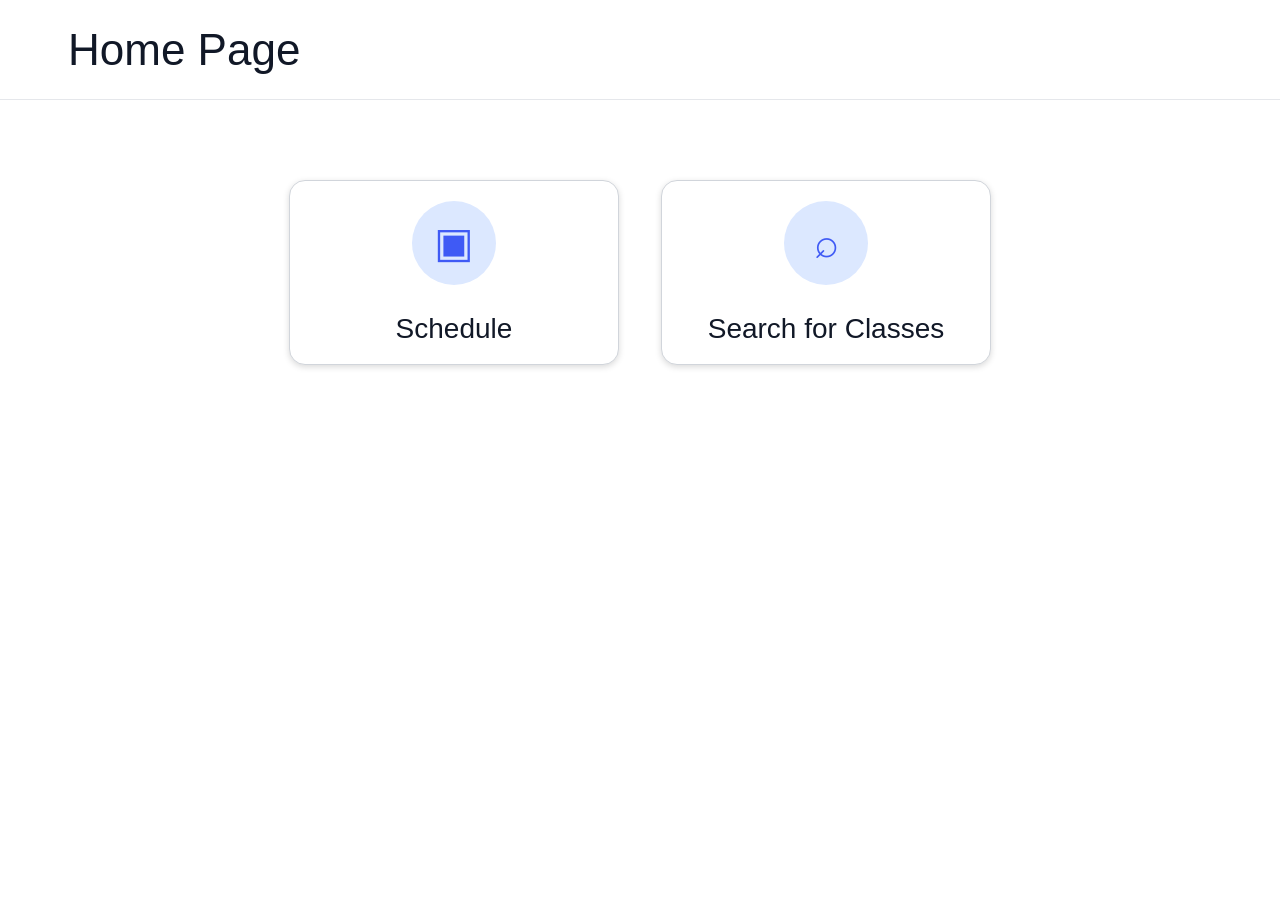
<file: index.html>
<!DOCTYPE html>
<html lang="en">
<head>
  <meta charset="UTF-8" />
  <meta name="viewport" content="width=device-width, initial-scale=1.0" />
  <title>Home Page</title>
  <link rel="stylesheet" href="home.css" />
</head>
<body>
  <header class="top-bar">
    <h1>Home Page</h1>
  </header>

  <main class="home-page">
    <section class="home-options">
      <a class="home-card" href="schedule.html">
        <div class="icon-circle">
          <span class="card-icon">▣</span>
        </div>
        <p>Schedule</p>
      </a>

      <a class="home-card" href="search.html">
        <div class="icon-circle">
          <span class="card-icon">⌕</span>
        </div>
        <p>Search for Classes</p>
      </a>
    </section>
  </main>
</body>
</html>
</file>
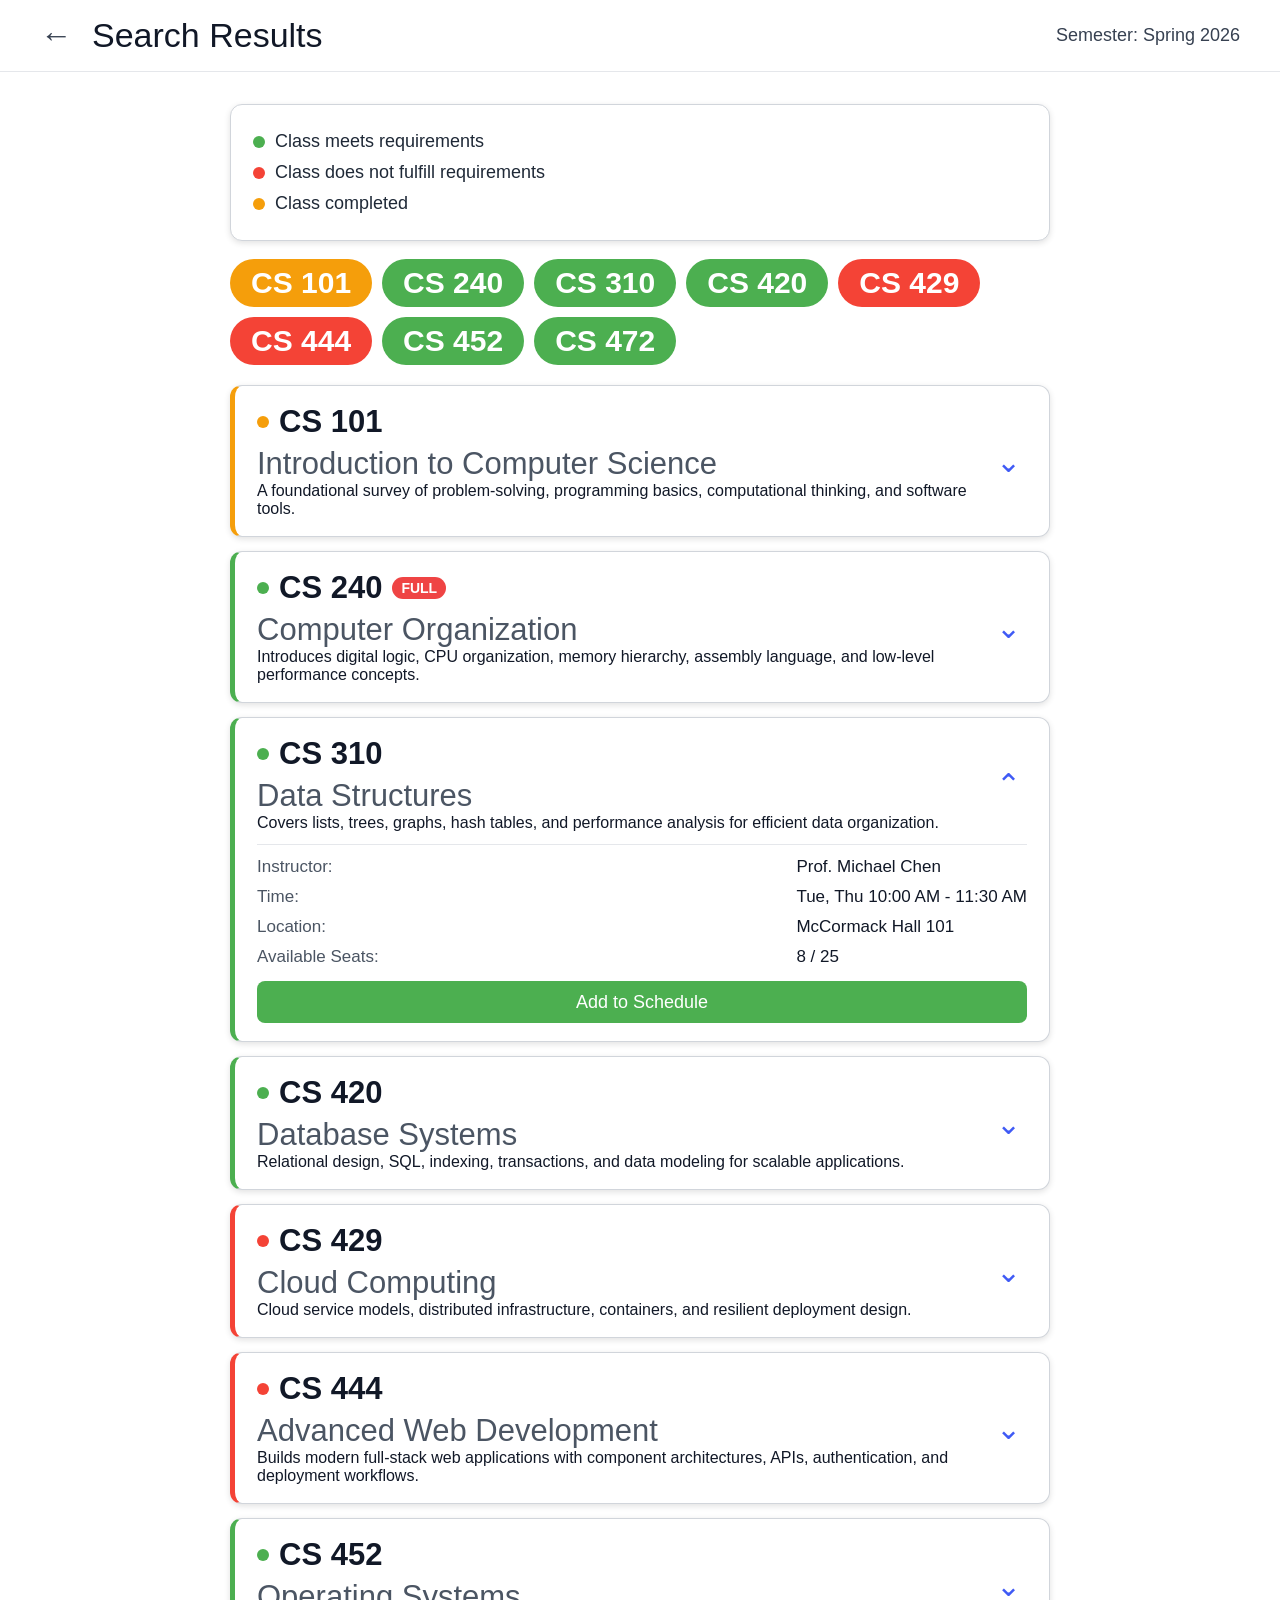
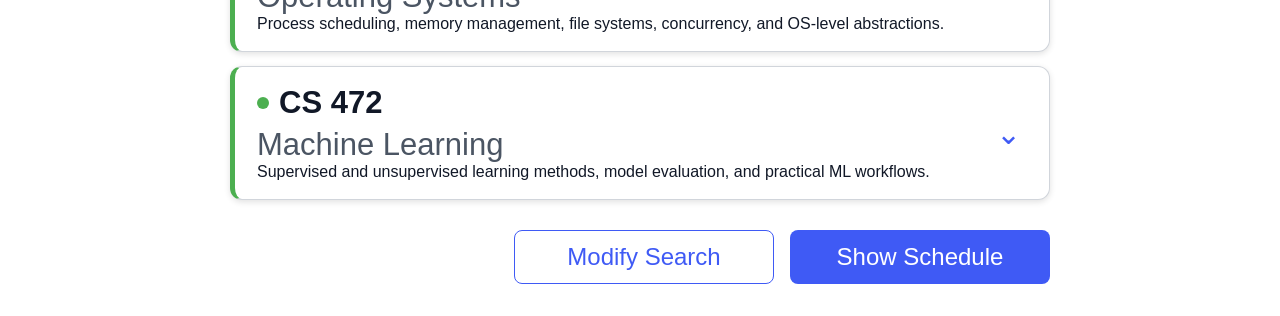
<file: results.html>
<!DOCTYPE html>
<html lang="en">
<head>
  <meta charset="UTF-8" />
  <meta name="viewport" content="width=device-width, initial-scale=1.0" />
  <title>Search Results</title>
  <link rel="stylesheet" href="results.css" />
</head>
<body>
  <header class="top-bar">
    <a class="back-link" href="search.html">←</a>
    <h1>Search Results</h1>
    <p class="semester">Semester: Spring 2026</p>
  </header>

  <main class="results-page">
    <section class="legend-card">
      <p><span class="dot green"></span>Class meets requirements</p>
      <p><span class="dot red"></span>Class does not fulfill requirements</p>
      <p><span class="dot orange"></span>Class completed</p>
    </section>

    <section id="chipRow" class="chip-row"></section>
    <section id="resultsList" class="results-list"></section>

    <section class="bottom-actions">
      <a class="outline-button" href="search.html">Modify Search</a>
      <a class="primary-button" href="schedule.html">Show Schedule</a>
    </section>
  </main>

  <script src="results.js"></script>
</body>
</html>
</file>
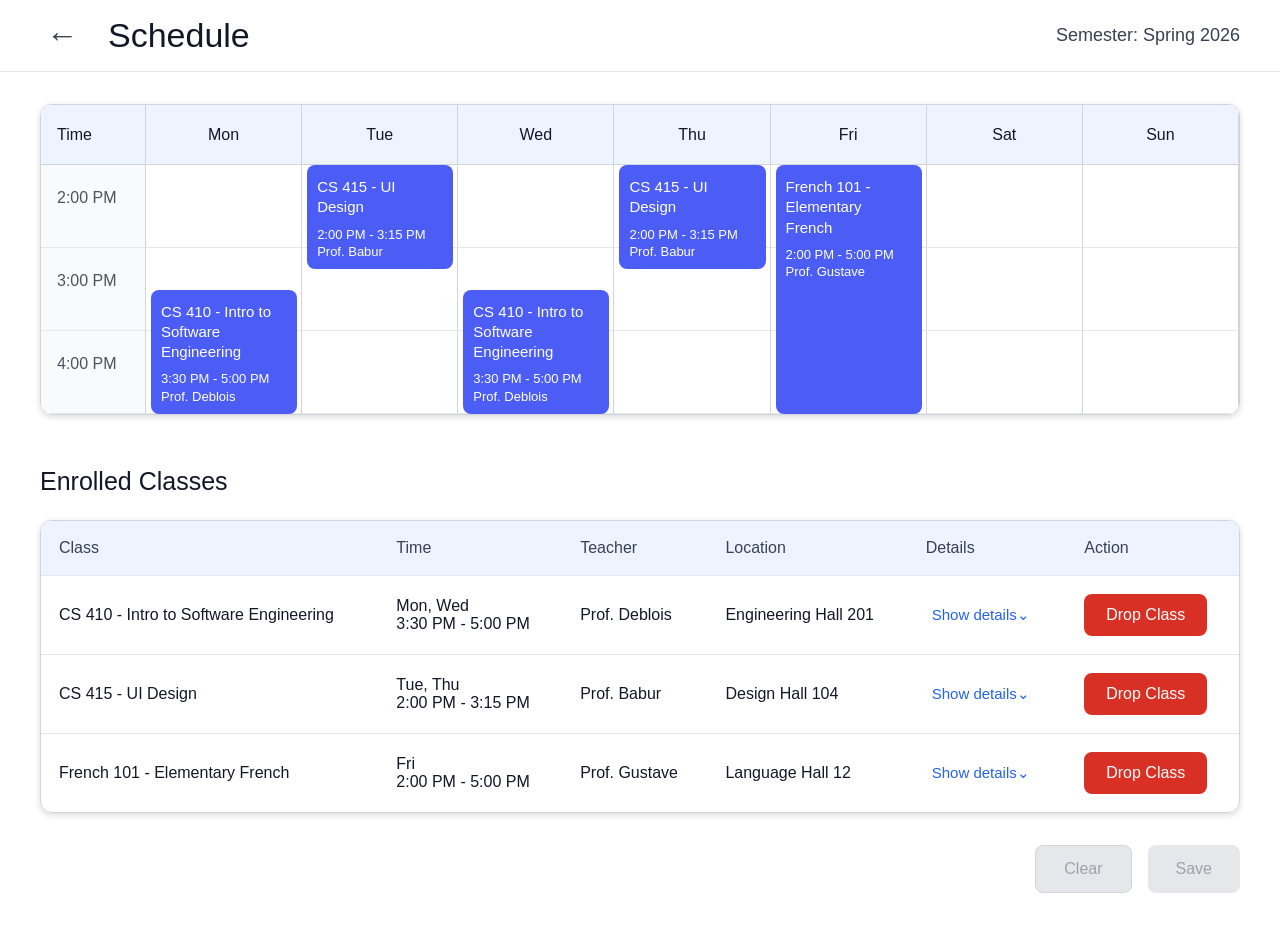
<file: schedule.html>
<!DOCTYPE html>
<html lang="en">
<head>
  <meta charset="UTF-8" />
  <meta name="viewport" content="width=device-width, initial-scale=1.0" />
  <title>Schedule</title>
  <link rel="stylesheet" href="schedule.css" />
</head>
<body>
  <header class="top-bar">
    <button id="backButton" class="back-button" aria-label="Go back">←</button>
    <h1>Schedule</h1>
    <p class="semester">Semester: Spring 2026</p>
  </header>

  <main class="page">
    <section class="calendar-card">
      <div class="calendar" id="calendar"></div>
    </section>

    <section class="enrolled-section">
      <h2>Enrolled Classes</h2>

      <div class="table-card">
        <table>
          <thead>
            <tr>
              <tr>
                <th>Class</th>
                <th>Time</th>
                <th>Teacher</th>
                <th>Location</th>
                <th>Details</th>
                <th>Action</th>
            </tr>
          </thead>
          <tbody id="classTableBody"></tbody>
        </table>
      </div>
    </section>

    <div class="bottom-actions">
      <button id="clearButton" class="secondary-button" disabled>Clear</button>
      <button id="saveButton" class="primary-button" disabled>Save</button>
    </div>
  </main>

  <script src="schedule.js"></script>
</body>
</html>
</file>
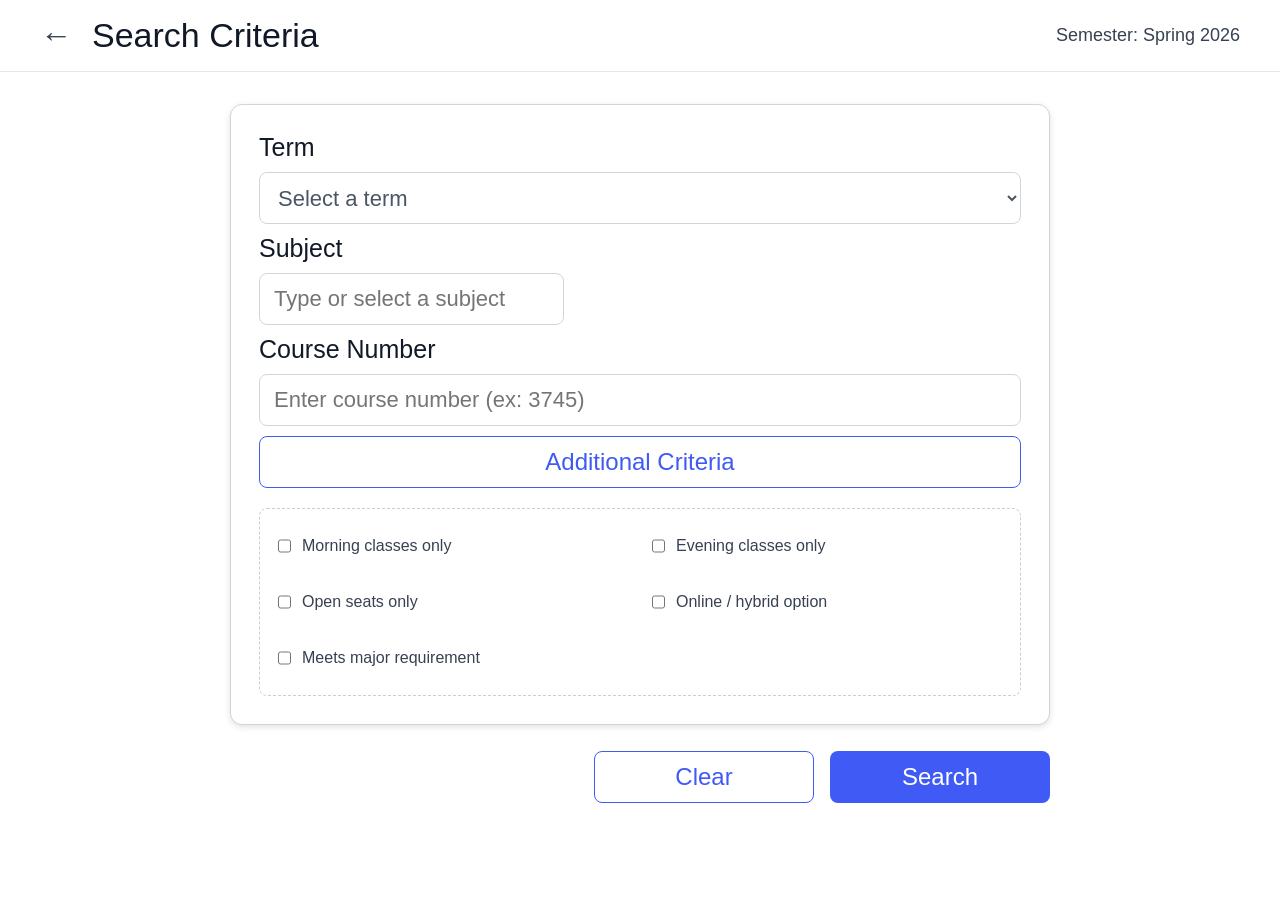
<file: search.html>
<!DOCTYPE html>
<html lang="en">
<head>
  <meta charset="UTF-8" />
  <meta name="viewport" content="width=device-width, initial-scale=1.0" />
  <title>Search Classes</title>
  <link rel="stylesheet" href="search.css" />
</head>
<body>
  <header class="top-bar">
    <a class="back-link" href="index.html">←</a>
    <h1>Search Criteria</h1>
    <p class="semester">Semester: Spring 2026</p>
  </header>

  <main class="search-page">
    <section class="criteria-card">
      <label for="termSelect">Term</label>
      <select id="termSelect">
        <option value="">Select a term</option>
        <option>Spring 2026</option>
        <option>Fall 2026</option>
      </select>

      <label for="subjectInput">Subject</label>
      <div class="subject-autocomplete">
        <input id="subjectInput" placeholder="Type or select a subject" autocomplete="off" />
        <div id="subjectSuggestions" class="subject-suggestions" hidden></div>
      </div>

      <label for="courseNumber">Course Number</label>
      <input id="courseNumber" placeholder="Enter course number (ex: 3745)" />

      <button id="moreCriteriaButton" class="outline-button" type="button">Additional Criteria</button>

      <div class="extra-criteria" aria-label="Additional criteria options">
        <label><input id="morningOnly" type="checkbox" /> Morning classes only</label>
        <label><input id="eveningOnly" type="checkbox" /> Evening classes only</label>
        <label><input id="openSeatsOnly" type="checkbox" /> Open seats only</label>
        <label><input id="onlineOnly" type="checkbox" /> Online / hybrid option</label>
        <label><input id="majorReqOnly" type="checkbox" /> Meets major requirement</label>
      </div>

    </section>

    <section class="bottom-actions">
      <button id="clearButton" class="outline-button" type="button">Clear</button>
      <button id="searchButton" class="primary-button" type="button">Search</button>
    </section>
  </main>

  <script src="search.js"></script>
</body>
</html>
</file>
<file: home.css>
* {
  box-sizing: border-box;
}

body {
  margin: 0;
  font-family: Arial, Helvetica, sans-serif;
  color: #111827;
  background-color: white;
}

.top-bar {
  height: 100px;
  display: flex;
  align-items: center;
  border-bottom: 1px solid #e5e7eb;
  padding: 0 68px;
}

.top-bar h1 {
  font-size: 44px;
  font-weight: 400;
  margin: 0;
}

.home-page {
  width: 100%;
  max-width: 1000px;
  margin: 0 auto;
  padding: 80px 40px;
  text-align: center;
}

.home-options {
  display: flex;
  justify-content: center;
  gap: 42px;
  flex-wrap: wrap;
}

.home-card {
  width: 330px;
  height: 185px;
  border: 1px solid #d1d5db;
  border-radius: 16px;
  background-color: white;
  box-shadow: 0 2px 6px rgba(0, 0, 0, 0.15);
  text-decoration: none;
  color: #111827;
  display: flex;
  flex-direction: column;
  align-items: center;
  justify-content: center;
  gap: 28px;
  cursor: pointer;
  font: inherit;
}

.home-card:hover {
  outline: 3px solid rgba(59, 130, 246, 0.25);
}

.icon-circle {
  width: 84px;
  height: 84px;
  border-radius: 50%;
  background-color: #dce8ff;
  display: flex;
  align-items: center;
  justify-content: center;
}

.card-icon {
  font-size: 42px;
  color: #3f5af5;
  line-height: 1;
}

.home-card p {
  margin: 0;
  font-size: 28px;
}

.placeholder-button {
  appearance: none;
}

.placeholder-message {
  margin-top: 32px;
  font-size: 18px;
  color: #4b5563;
}
</file>
<file: results.css>
* { box-sizing: border-box; }
body { margin: 0; font-family: Arial, Helvetica, sans-serif; color: #111827; background: #fff; }
.top-bar { height: 72px; display: flex; align-items: center; border-bottom: 1px solid #e5e7eb; padding: 0 40px; }
.back-link { text-decoration: none; color: #374151; font-size: 32px; margin-right: 20px; }
.top-bar h1 { margin: 0; font-size: 34px; font-weight: 400; }
.semester { margin-left: auto; color: #374151; font-size: 18px; }

.results-page { max-width: 900px; margin: 0 auto; padding: 32px 40px; }
.legend-card,.result-card { border: 1px solid #d1d5db; border-radius: 12px; background: #fff; box-shadow: 0 2px 6px rgba(0,0,0,0.12); }
.legend-card { padding: 16px 22px; margin-bottom: 18px; }
.legend-card p { margin: 10px 0; font-size: 18px; color: #1f2937; font-weight: 500; display: flex; align-items: center; gap: 10px; }
.dot { width: 12px; height: 12px; border-radius: 50%; display: inline-block; }
.green { background: #4caf50; }
.red { background: #f44336; }
.orange { background: #f59e0b; }
.chip-row { display: flex; flex-wrap: wrap; gap: 10px; margin: 8px 0 20px; }
.chip { border: 1px solid transparent; border-radius: 999px; padding: 6px 20px; font-size: 30px; font-weight: 600; color: #ffffff; }
.chip.green { background: #4caf50; } .chip.red { background: #f44336; } .chip.orange { background: #f59e0b; }

.results-list { display: flex; flex-direction: column; gap: 14px; }
.result-card { border-left: 5px solid; padding: 18px 22px; }
.result-top { display: flex; justify-content: space-between; align-items: center; }
.result-code { font-size: 31px; font-weight: 700; display: flex; align-items: center; gap: 10px; }
.result-title { margin-top: 6px; font-size: 31px; color: #4b5563; }
.full-badge { color: #fff; background: #ef4444; font-size: 14px; border-radius: 999px; padding: 3px 9px; }
.result-toggle { border: none; background: none; color: #3f5af5; font-size: 30px; cursor: pointer; }
.result-details { display: none; margin-top: 12px; border-top: 1px solid #e5e7eb; padding-top: 12px; }
.result-card.open .result-details { display: block; }
.details-grid { display: grid; grid-template-columns: 1fr auto; gap: 10px 24px; font-size: 17px; }
.details-grid strong { font-weight: 400; color: #4b5563; }
.added-button { margin-top: 14px; width: 100%; height: 42px; border: none; border-radius: 8px; background: #4caf50; color: #fff; font-size: 18px; cursor: pointer; }
.add-status { margin: 10px 0 0; font-size: 15px; color: #15803d; display: none; }
.add-status.show { display: block; }
.blocked-status { margin: 10px 0 0; font-size: 15px; color: #b91c1c; display: none; }
.blocked-status.show { display: block; }
.added-button.blocked { background: #9ca3af; cursor: not-allowed; }

.bottom-actions { display: flex; justify-content: flex-end; gap: 16px; margin-top: 30px; }
.outline-button,.primary-button {
  width: 260px; height: 54px; border-radius: 8px; font-size: 24px; display: flex;
  align-items: center; justify-content: center; text-decoration: none; cursor: pointer; transition: outline 0.15s ease;
}
.outline-button { border: 1px solid #3f5af5; color: #3f5af5; background: #fff; }
.primary-button { border: none; color: #fff; background: #3f5af5; }
.outline-button:hover,.primary-button:hover,.result-toggle:hover { outline: 3px solid rgba(59,130,246,0.25); }
</file>
<file: schedule.css>
* {
  box-sizing: border-box;
}

body {
  margin: 0;
  font-family: Arial, Helvetica, sans-serif;
  color: #111827;
  background-color: white;
}

.top-bar {
  height: 72px;
  display: flex;
  align-items: center;
  border-bottom: 1px solid #e5e7eb;
  padding: 0 40px;
}

.back-button {
  border: none;
  background: none;
  font-size: 32px;
  cursor: pointer;
  margin-right: 24px;
  color: #374151;
}

.top-bar h1 {
  font-size: 34px;
  font-weight: 400;
  margin: 0;
}

.semester {
  margin-left: auto;
  font-size: 18px;
  color: #374151;
}

.page {
  width: 100%;
  max-width: 1320px;
  margin: 0 auto;
  padding: 32px 40px;
}

.calendar-card {
  border: 1px solid #d1d5db;
  border-radius: 12px;
  overflow: hidden;
  box-shadow: 0 2px 6px rgba(0, 0, 0, 0.15);
  width: 100%;
}

.calendar {
  position: relative;
  display: grid;
  grid-template-columns: 105px repeat(7, 1fr);
  background-color: white;
}

.time-header,
.day-header {
  height: 60px;
  background-color: #eef4ff;
  border-right: 1px solid #d1d5db;
  border-bottom: 1px solid #d1d5db;
  display: flex;
  align-items: center;
  padding: 0 16px;
  font-size: 16px;
}

.day-header {
  justify-content: center;
}

.time-cell {
  height: 83px;
  background-color: #f9fafb;
  border-right: 1px solid #d1d5db;
  border-bottom: 1px solid #e5e7eb;
  padding: 24px 16px;
  color: #4b5563;
}

.grid-cell {
  height: 83px;
  border-right: 1px solid #d1d5db;
  border-bottom: 1px solid #e5e7eb;
}

.class-block {
  position: absolute;
  border-radius: 8px;
  padding: 12px 10px;
  font-size: 14px;
  line-height: 1.35;
  cursor: pointer;
  color: white;
  background-color: #4b5df5;
  overflow: hidden;
  z-index: 5;
}

.class-block:hover {
  outline: 3px solid rgba(59, 130, 246, 0.35);
}

.class-title {
  font-size: 15px;
  margin-bottom: 8px;
}

.class-meta {
  font-size: 13px;
}

.enrolled-section {
  margin-top: 52px;
  width: 100%;
}

.enrolled-section h2 {
  font-size: 25px;
  font-weight: 400;
  margin-bottom: 24px;
}

.table-card {
  width: 100%;
  border: 1px solid #d1d5db;
  border-radius: 12px;
  overflow: hidden;
  box-shadow: 0 2px 6px rgba(0, 0, 0, 0.15);
}

table {
  width: 100%;
  border-collapse: collapse;
}

thead {
  background-color: #eef4ff;
}

th {
  text-align: left;
  padding: 18px;
  font-weight: 400;
  color: #374151;
}

td {
  padding: 18px;
  border-top: 1px solid #e5e7eb;
  vertical-align: middle;
}

.class-row {
  transition: background-color 0.2s ease;
}

.class-row.highlighted {
  background-color: #e0ecff;
}

.class-row.pending-drop {
  background-color: #fff1f1;
}

.details-row {
  background-color: #f9fafb;
}

.details-content {
  display: grid;
  grid-template-columns: 1fr 1fr;
  gap: 20px 80px;
  color: #4b5563;
}

.details-content a {
  color: #2563eb;
}

.details-toggle {
  border: none;
  background: none;
  color: #2563eb;
  font-size: 15px;
  cursor: pointer;
}

.drop-button {
  background-color: #d93025;
  color: white;
  border: none;
  border-radius: 8px;
  padding: 12px 22px;
  font-size: 16px;
  cursor: pointer;
}

.undo-button {
  background-color: #e5e7eb;
  color: #374151;
  border: none;
  border-radius: 8px;
  padding: 12px 22px;
  font-size: 16px;
  cursor: pointer;
}

.bottom-actions {
  width: 100%;
  display: flex;
  justify-content: flex-end;
  gap: 16px;
  margin-top: 32px;
}

.primary-button,
.secondary-button {
  border-radius: 8px;
  padding: 14px 28px;
  font-size: 16px;
  cursor: pointer;
}

.primary-button {
  border: none;
  background-color: #3f5af5;
  color: white;
}

.secondary-button {
  border: 1px solid #c9ced6;
  background-color: white;
  color: #374151;
}

.primary-button:disabled,
.secondary-button:disabled {
  background-color: #e5e7eb;
  color: #9ca3af;
  border-color: #d1d5db;
  cursor: not-allowed;
}

.plain-email {
  color: #111827;
  text-decoration: none;
}

.class-description {
  max-width: 520px;
  line-height: 1.5;
}
</file>
<file: search.css>
* { box-sizing: border-box; }
body { margin: 0; font-family: Arial, Helvetica, sans-serif; color: #111827; background: #fff; }
.top-bar {
  height: 72px; display: flex; align-items: center; border-bottom: 1px solid #e5e7eb; padding: 0 40px;
}
.back-link { text-decoration: none; color: #374151; font-size: 32px; margin-right: 20px; }
.top-bar h1 { margin: 0; font-size: 34px; font-weight: 400; }
.semester { margin-left: auto; color: #374151; font-size: 18px; }

.search-page { max-width: 900px; margin: 0 auto; padding: 32px 40px; }
.criteria-card {
  border: 1px solid #d1d5db; border-radius: 12px; padding: 28px; background: #fff;
  box-shadow: 0 2px 6px rgba(0,0,0,0.12); display: flex; flex-direction: column; gap: 10px;
}
label { font-size: 25px; font-weight: 400; }
input, select, button { font: inherit; }
input, select {
  height: 52px; border: 1px solid #d1d5db; border-radius: 8px; padding: 0 14px; font-size: 22px; color: #4b5563; background: #fff;
}
.outline-button, .primary-button {
  height: 52px; border-radius: 8px; font-size: 24px; cursor: pointer; transition: outline 0.15s ease;
}
.outline-button { border: 1px solid #3f5af5; color: #3f5af5; background: #fff; }

.primary-button { border: none; color: #fff; background: #3f5af5; }
.outline-button:hover, .primary-button:hover { outline: 3px solid rgba(59,130,246,0.25); }
.outline-button { border: 1px solid #3f5af5; color: #3f5af5; background: #fff; }
.bottom-actions { display: flex; justify-content: flex-end; gap: 16px; margin-top: 26px; }
.bottom-actions button { flex: 0 0 220px; margin: 0; }

.extra-criteria {
  margin-top: 10px;
  padding: 14px;
  border: 1px dashed #c9ced6;
  border-radius: 8px;
  display: grid;
  grid-template-columns: 1fr 1fr;
  gap: 10px 16px;
}

.extra-criteria label {
  font-size: 16px;
  color: #374151;
  display: flex;
  align-items: center;
  gap: 8px;
}

.extra-criteria input,
.extra-criteria select {
  font-size: 16px;
  height: 40px;
}

.subject-autocomplete { position: relative; }
.subject-suggestions {
  position: absolute;
  top: 56px;
  left: 0;
  right: 0;
  z-index: 20;
  border: 1px solid #d1d5db;
  border-radius: 8px;
  background: white;
  box-shadow: 0 6px 14px rgba(0, 0, 0, 0.12);
  max-height: 230px;
  overflow-y: auto;
  padding: 6px;
}
.subject-option {
  width: 100%;
  border: none;
  background: transparent;
  text-align: left;
  padding: 10px 12px;
  font-size: 18px;
  color: #374151;
  border-radius: 6px;
  cursor: pointer;
}
.subject-option:hover {
  background: #eef4ff;
}
</file>
